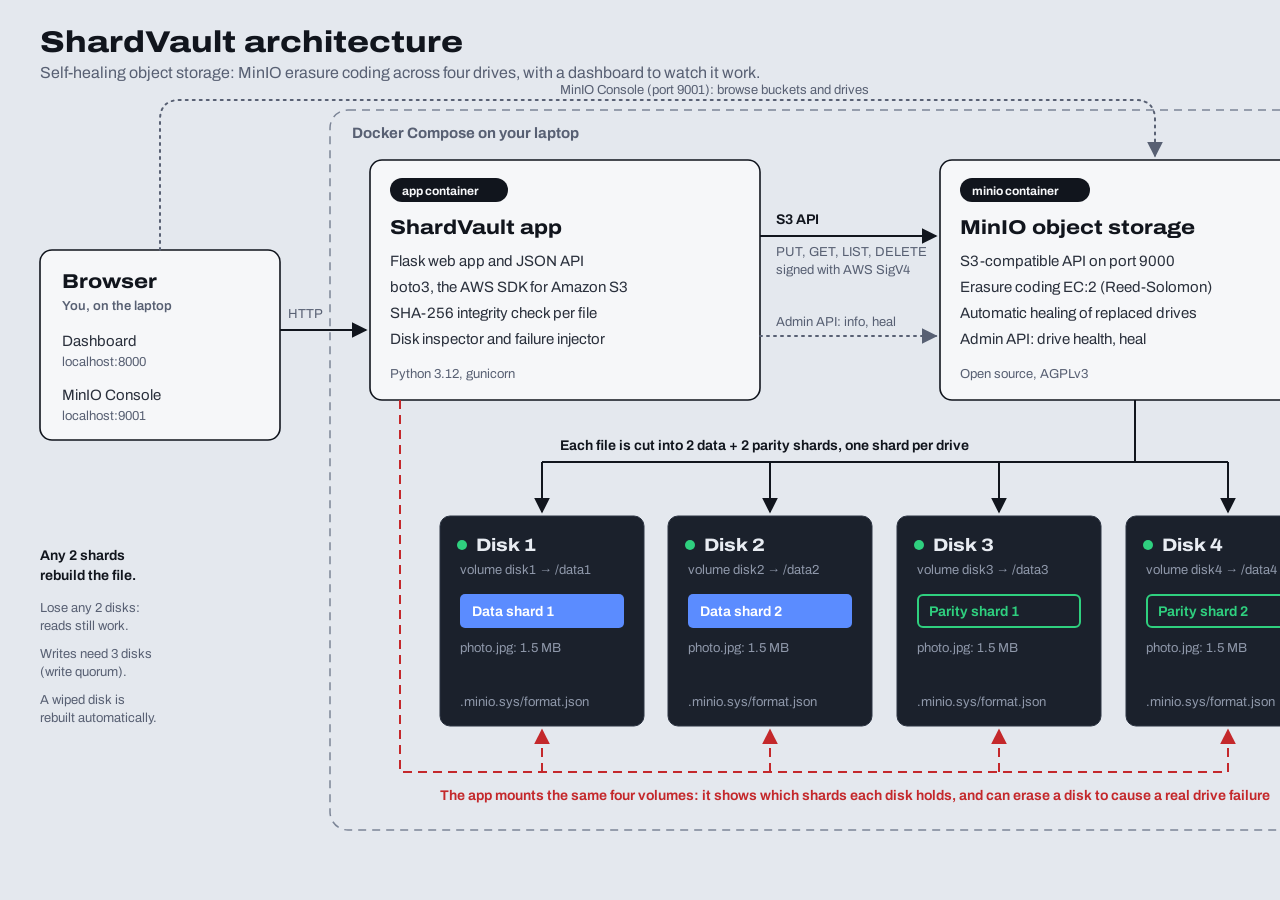
<file: docs/architecture.html>
<!doctype html>
<!-- Source of docs/architecture.png. Open in a browser and take a 1400x860
     screenshot (or run: python docs/render_diagram.py) after editing. -->
<html lang="en">
<head>
<meta charset="utf-8" />
<title>ShardVault architecture</title>
<style>
  @font-face {
    font-family: "Archivo";
    src: url("../app/static/fonts/archivo-variable.woff2") format("woff2-variations");
    font-weight: 100 900;
    font-stretch: 62% 125%;
  }
  html, body { margin: 0; background: #e4e8ee; }
  svg { display: block; font-family: "Archivo", "Segoe UI", sans-serif; }
  .title { font-size: 30px; font-weight: 800; font-stretch: 118%; fill: #11151d; }
  .subtitle { font-size: 16px; fill: #586073; }
  .box { fill: #f6f7f9; stroke: #11151d; stroke-width: 1.6; }
  .box-title { font-size: 20px; font-weight: 760; font-stretch: 115%; fill: #11151d; }
  .box-tag { font-size: 13px; font-weight: 600; fill: #586073; }
  .item { font-size: 15px; fill: #2a303c; }
  .compose { fill: none; stroke: #7c8597; stroke-width: 1.5; stroke-dasharray: 8 6; }
  .compose-label { font-size: 15px; font-weight: 700; fill: #586073; }
  .drive { fill: #1b212c; stroke: #2d3543; }
  .drive-title { font-size: 18px; font-weight: 760; font-stretch: 115%; fill: #e8ecf2; }
  .drive-sub { font-size: 13px; fill: #8f98aa; }
  .chip-data { fill: #5b8cff; }
  .chip-parity { fill: none; stroke: #2fd07f; stroke-width: 2; }
  .chip-text { font-size: 14px; font-weight: 650; fill: #ffffff; }
  .chip-text-parity { font-size: 14px; font-weight: 650; fill: #2fd07f; }
  .chip-size { font-size: 13px; fill: #8f98aa; }
  .meta { font-size: 13px; fill: #8f98aa; }
  .led { fill: #2fd07f; }
  .flow { stroke: #11151d; stroke-width: 2; fill: none; }
  .flow-admin { stroke: #586073; stroke-width: 2; fill: none; stroke-dasharray: 2 5; stroke-linecap: round; }
  .flow-mount { stroke: #c4282b; stroke-width: 2; fill: none; stroke-dasharray: 9 6; }
  .label { font-size: 14px; font-weight: 650; fill: #11151d; }
  .label-muted { font-size: 13px; fill: #586073; }
  .label-mount { font-size: 14px; font-weight: 650; fill: #c4282b; }
  .pill { fill: #11151d; }
  .pill-text { font-size: 12px; font-weight: 700; fill: #f6f7f9; }
</style>
</head>
<body>
<svg width="1400" height="860" viewBox="0 0 1400 860" xmlns="http://www.w3.org/2000/svg" role="img" aria-label="ShardVault architecture">
  <defs>
    <marker id="arrow" viewBox="0 0 10 10" refX="9" refY="5" markerWidth="8" markerHeight="8" orient="auto-start-reverse">
      <path d="M0,0 L10,5 L0,10 z" fill="#11151d" />
    </marker>
    <marker id="arrow-muted" viewBox="0 0 10 10" refX="9" refY="5" markerWidth="8" markerHeight="8" orient="auto-start-reverse">
      <path d="M0,0 L10,5 L0,10 z" fill="#586073" />
    </marker>
    <marker id="arrow-red" viewBox="0 0 10 10" refX="9" refY="5" markerWidth="8" markerHeight="8" orient="auto-start-reverse">
      <path d="M0,0 L10,5 L0,10 z" fill="#c4282b" />
    </marker>
  </defs>

  <text x="40" y="52" class="title">ShardVault architecture</text>
  <text x="40" y="78" class="subtitle">Self-healing object storage: MinIO erasure coding across four drives, with a dashboard to watch it work.</text>

  <!-- Browser -->
  <rect x="40" y="250" width="240" height="190" rx="12" class="box" />
  <text x="62" y="288" class="box-title">Browser</text>
  <text x="62" y="310" class="box-tag">You, on the laptop</text>
  <text x="62" y="346" class="item">Dashboard</text>
  <text x="62" y="366" class="label-muted">localhost:8000</text>
  <text x="62" y="400" class="item">MinIO Console</text>
  <text x="62" y="420" class="label-muted">localhost:9001</text>

  <!-- Docker Compose boundary -->
  <rect x="330" y="110" width="1040" height="720" rx="18" class="compose" />
  <text x="352" y="138" class="compose-label">Docker Compose on your laptop</text>

  <!-- App container -->
  <rect x="370" y="160" width="390" height="240" rx="12" class="box" />
  <rect x="390" y="178" width="118" height="24" rx="12" class="pill" />
  <text x="402" y="195" class="pill-text">app container</text>
  <text x="390" y="234" class="box-title">ShardVault app</text>
  <text x="390" y="266" class="item">Flask web app and JSON API</text>
  <text x="390" y="292" class="item">boto3, the AWS SDK for Amazon S3</text>
  <text x="390" y="318" class="item">SHA-256 integrity check per file</text>
  <text x="390" y="344" class="item">Disk inspector and failure injector</text>
  <text x="390" y="378" class="label-muted">Python 3.12, gunicorn</text>

  <!-- MinIO container -->
  <rect x="940" y="160" width="390" height="240" rx="12" class="box" />
  <rect x="960" y="178" width="130" height="24" rx="12" class="pill" />
  <text x="972" y="195" class="pill-text">minio container</text>
  <text x="960" y="234" class="box-title">MinIO object storage</text>
  <text x="960" y="266" class="item">S3-compatible API on port 9000</text>
  <text x="960" y="292" class="item">Erasure coding EC:2 (Reed-Solomon)</text>
  <text x="960" y="318" class="item">Automatic healing of replaced drives</text>
  <text x="960" y="344" class="item">Admin API: drive health, heal</text>
  <text x="960" y="378" class="label-muted">Open source, AGPLv3</text>

  <!-- Browser -> app -->
  <path d="M280 330 L366 330" class="flow" marker-end="url(#arrow)" />
  <text x="288" y="318" class="label-muted">HTTP</text>

  <!-- Browser -> console (dotted, over the top) -->
  <path d="M160 250 L160 120 Q160 100 180 100 L1135 100 Q1155 100 1155 120 L1155 156" class="flow-admin" marker-end="url(#arrow-muted)" />
  <text x="560" y="94" class="label-muted">MinIO Console (port 9001): browse buckets and drives</text>

  <!-- app -> minio -->
  <path d="M760 236 L936 236" class="flow" marker-end="url(#arrow)" />
  <text x="776" y="224" class="label">S3 API</text>
  <text x="776" y="256" class="label-muted">PUT, GET, LIST, DELETE</text>
  <text x="776" y="274" class="label-muted">signed with AWS SigV4</text>
  <path d="M760 336 L936 336" class="flow-admin" marker-end="url(#arrow-muted)" />
  <text x="776" y="326" class="label-muted">Admin API: info, heal</text>

  <!-- minio -> drives bus -->
  <path d="M1135 400 L1135 462" class="flow" />
  <path d="M542 462 L1228 462" class="flow" />
  <path d="M542 462 L542 512" class="flow" marker-end="url(#arrow)" />
  <path d="M770 462 L770 512" class="flow" marker-end="url(#arrow)" />
  <path d="M999 462 L999 512" class="flow" marker-end="url(#arrow)" />
  <path d="M1228 462 L1228 512" class="flow" marker-end="url(#arrow)" />
  <text x="560" y="450" class="label">Each file is cut into 2 data + 2 parity shards, one shard per drive</text>

  <!-- Drives -->
  <g>
    <rect x="440" y="516" width="204" height="210" rx="10" class="drive" />
    <circle cx="462" cy="545" r="5" class="led" />
    <text x="476" y="551" class="drive-title">Disk 1</text>
    <text x="460" y="574" class="drive-sub">volume disk1 → /data1</text>
    <rect x="460" y="594" width="164" height="34" rx="5" class="chip-data" />
    <text x="472" y="616" class="chip-text">Data shard 1</text>
    <text x="460" y="652" class="chip-size">photo.jpg: 1.5 MB</text>
    <text x="460" y="706" class="meta">.minio.sys/format.json</text>
  </g>
  <g>
    <rect x="668" y="516" width="204" height="210" rx="10" class="drive" />
    <circle cx="690" cy="545" r="5" class="led" />
    <text x="704" y="551" class="drive-title">Disk 2</text>
    <text x="688" y="574" class="drive-sub">volume disk2 → /data2</text>
    <rect x="688" y="594" width="164" height="34" rx="5" class="chip-data" />
    <text x="700" y="616" class="chip-text">Data shard 2</text>
    <text x="688" y="652" class="chip-size">photo.jpg: 1.5 MB</text>
    <text x="688" y="706" class="meta">.minio.sys/format.json</text>
  </g>
  <g>
    <rect x="897" y="516" width="204" height="210" rx="10" class="drive" />
    <circle cx="919" cy="545" r="5" class="led" />
    <text x="933" y="551" class="drive-title">Disk 3</text>
    <text x="917" y="574" class="drive-sub">volume disk3 → /data3</text>
    <rect x="918" y="595" width="162" height="32" rx="5" class="chip-parity" />
    <text x="929" y="616" class="chip-text-parity">Parity shard 1</text>
    <text x="917" y="652" class="chip-size">photo.jpg: 1.5 MB</text>
    <text x="917" y="706" class="meta">.minio.sys/format.json</text>
  </g>
  <g>
    <rect x="1126" y="516" width="204" height="210" rx="10" class="drive" />
    <circle cx="1148" cy="545" r="5" class="led" />
    <text x="1162" y="551" class="drive-title">Disk 4</text>
    <text x="1146" y="574" class="drive-sub">volume disk4 → /data4</text>
    <rect x="1147" y="595" width="162" height="32" rx="5" class="chip-parity" />
    <text x="1158" y="616" class="chip-text-parity">Parity shard 2</text>
    <text x="1146" y="652" class="chip-size">photo.jpg: 1.5 MB</text>
    <text x="1146" y="706" class="meta">.minio.sys/format.json</text>
  </g>

  <!-- app mounts the same volumes -->
  <path d="M400 400 L400 772 L1228 772" class="flow-mount" />
  <path d="M542 772 L542 730" class="flow-mount" marker-end="url(#arrow-red)" />
  <path d="M770 772 L770 730" class="flow-mount" marker-end="url(#arrow-red)" />
  <path d="M999 772 L999 730" class="flow-mount" marker-end="url(#arrow-red)" />
  <path d="M1228 772 L1228 730" class="flow-mount" marker-end="url(#arrow-red)" />
  <text x="440" y="800" class="label-mount">The app mounts the same four volumes: it shows which shards each disk holds, and can erase a disk to cause a real drive failure</text>

  <!-- Legend -->
  <g transform="translate(40, 560)">
    <text x="0" y="0" class="label">Any 2 shards</text>
    <text x="0" y="20" class="label">rebuild the file.</text>
    <text x="0" y="52" class="label-muted">Lose any 2 disks:</text>
    <text x="0" y="70" class="label-muted">reads still work.</text>
    <text x="0" y="98" class="label-muted">Writes need 3 disks</text>
    <text x="0" y="116" class="label-muted">(write quorum).</text>
    <text x="0" y="144" class="label-muted">A wiped disk is</text>
    <text x="0" y="162" class="label-muted">rebuilt automatically.</text>
  </g>
</svg>
</body>
</html>
</file>
